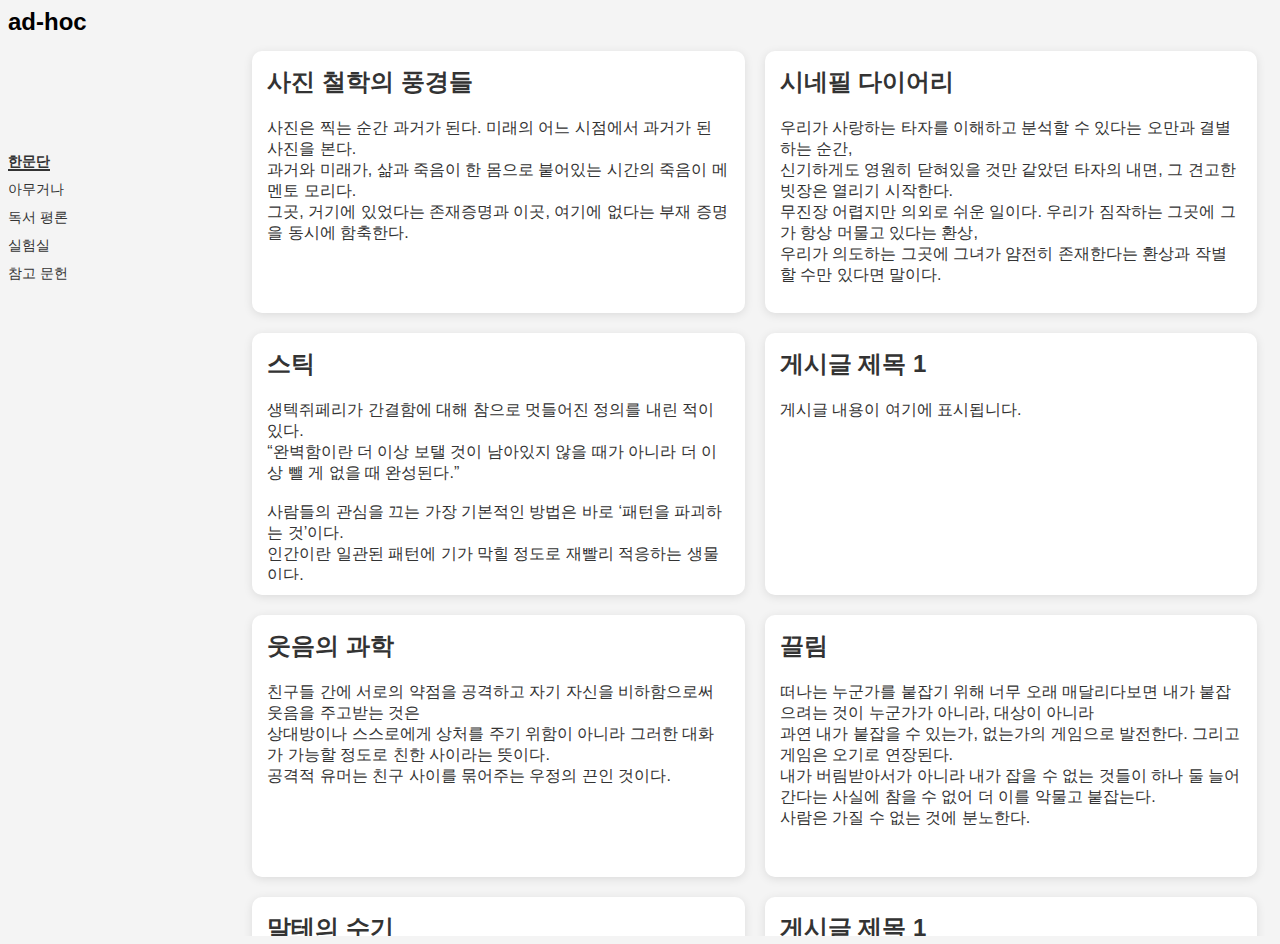
<file: index.html>
<!DOCTYPE html>
<html lang="ko">
<head>
    <meta charset="UTF-8">
    <title>ad - hoc</title>
    <link rel="stylesheet" href="style3.css">
    <script src="sidemenu.js" defer></script>
</head>
<body>
     <div class="site-name">
      <a href="/" title="Home" rel="home">ad-hoc</a>
    </div>
    <div class="container">
        <aside class="sidebar">
            <ul class="nav-links">
                <li><a href="index.html">한문단</a></li>
                <li><a href="page2.html">아무거나</a></li>
                <li><a href="page3.html">독서 평론</a></li>
                <li><a href="Scheduled Events.html">실험실</a></li>
                <li><a href="#">참고 문헌</a></li>
            </ul>
        </aside>


        <main class="content">
            <section class="posts">
                <article class="post">
                    <h2>사진 철학의 풍경들</h2>
                    <p>사진은 찍는 순간 과거가 된다. 미래의 어느 시점에서 과거가 된 사진을 본다.<br>
                        과거와 미래가, 삶과 죽음이 한 몸으로 붙어있는 시간의 죽음이 메멘토 모리다.<br>
                        그곳, 거기에 있었다는 존재증명과 이곳, 여기에 없다는 부재 증명을 동시에 함축한다.</p>
                </article>
                <article class="post">
                    <h2>시네필 다이어리</h2>
                    <p>우리가 사랑하는 타자를 이해하고 분석할 수 있다는 오만과 결별하는 순간,<br>
                        신기하게도 영원히 닫혀있을 것만 같았던 타자의 내면, 그 견고한 빗장은 열리기 시작한다.<br>
                        무진장 어렵지만 의외로 쉬운 일이다. 우리가 짐작하는 그곳에 그가 항상 머물고 있다는 환상,<br>
                        우리가 의도하는 그곳에 그녀가 얌전히 존재한다는 환상과 작별할 수만 있다면 말이다.<br><br><br>
                        인간은 본질적으로 사후적 깨달음의 동물일까.<br>
                        지나간 시간이, 과거의 기억이 ‘소중하다’는 감각은 기억이 생성된 후 꽤 오랜 시간이 흐르고 나서야 지각된다.<br>
                        특히 익숙하고 친밀한 관계일수록 대상의 상실은 더욱 오랜, ‘깨달음을 위한 발효기간’을 요구한다.</p>
                </article>
                <article class="post">
                    <h2>스틱</h2>
                    <p>생텍쥐페리가 간결함에 대해 참으로 멋들어진 정의를 내린 적이 있다.<br>
                        “완벽함이란 더 이상 보탤 것이 남아있지 않을 때가 아니라 더 이상 뺄 게 없을 때 완성된다.”<br><br>
                        사람들의 관심을 끄는 가장 기본적인 방법은 바로 ‘패턴을 파괴하는 것’이다.<br>
                        인간이란 일관된 패턴에 기가 막힐 정도로 재빨리 적응하는 생물이다.<br><br>
                        호기심은 지식의 공백을 느낄 때 발생한다.</p>
                </article>
                <article class="post">
                    <h2>게시글 제목 1</h2>
                    <p>게시글 내용이 여기에 표시됩니다.</p>
                </article>
                <article class="post">
                    <h2>웃음의 과학</h2>
                    <p>친구들 간에 서로의 약점을 공격하고 자기 자신을 비하함으로써 웃음을 주고받는 것은<br>
                        상대방이나 스스로에게 상처를 주기 위함이 아니라 그러한 대화가 가능할 정도로 친한 사이라는 뜻이다.<br>
                        공격적 유머는 친구 사이를 묶어주는 우정의 끈인 것이다.</p>
                </article>
                <article class="post">
                    <h2>끌림</h2>
                    <p>떠나는 누군가를 붙잡기 위해 너무 오래 매달리다보면 내가 붙잡으려는 것이 누군가가 아니라, 대상이 아니라<br>
                        과연 내가 붙잡을 수 있는가, 없는가의 게임으로 발전한다. 그리고 게임은 오기로 연장된다.<br>
                        내가 버림받아서가 아니라 내가 잡을 수 없는 것들이 하나 둘 늘어간다는 사실에 참을 수 없어 더 이를 악물고 붙잡는다.<br>
                        사람은 가질 수 없는 것에 분노한다.</p>
                </article>
                <article class="post">
                    <h2>말테의 수기</h2>
                    <p>게시글 내용이 여기에 표시됩니다.</p>
                </article>
                <article class="post">
                    <h2>게시글 제목 1</h2>
                    <p>게시글 내용이 여기에 표시됩니다.</p>
                </article>
                <article class="post">
                    <h2>게시글 제목 1</h2>
                    <p>게시글 내용이 여기에 표시됩니다.</p>
                </article>
                <article class="post">
                    <h2>게시글 제목 1</h2>
                    <p>게시글 내용이 여기에 표시됩니다.</p>
                </article>
                <!-- 추가 게시글 -->
            </section>
        </main>
    </div>
</body>
</html>
</file>
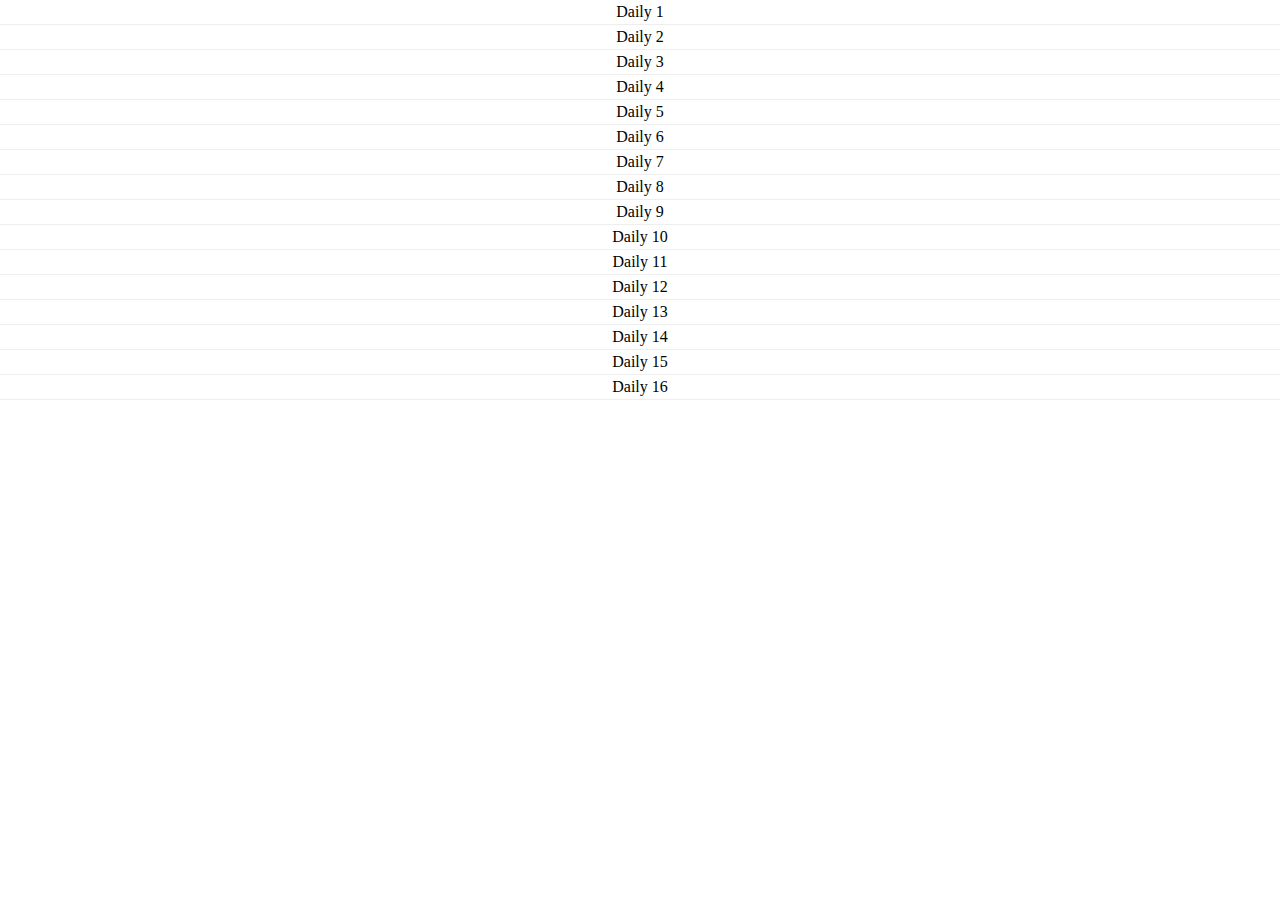
<file: Daily.html>
<!DOCTYPE html>
<html lang="en">
<head>
    <meta charset="UTF-8">
    <meta name="viewport" content="width=device-width, initial-scale=1.0">
    <title>Daily Events</title>
    <style>
        body {
            margin: 0;
            display: flex;
            flex-direction: column;
            height: 400px;
            font-size: 16px;
        }

        .row {
            flex: 1;
            display: flex;
            align-items: center;
            justify-content: center;
            border-bottom: 1px solid #eee;
        }
    </style>
</head>
<body>
    <div class="row">Daily 1</div>
    <div class="row">Daily 2</div>
    <div class="row">Daily 3</div>
    <div class="row">Daily 4</div>
    <div class="row">Daily 5</div>
    <div class="row">Daily 6</div>
    <div class="row">Daily 7</div>
    <div class="row">Daily 8</div>
    <div class="row">Daily 9</div>
    <div class="row">Daily 10</div>
    <div class="row">Daily 11</div>
    <div class="row">Daily 12</div>
    <div class="row">Daily 13</div>
    <div class="row">Daily 14</div>
    <div class="row">Daily 15</div>
    <div class="row">Daily 16</div>
</body>
</html>
</file>
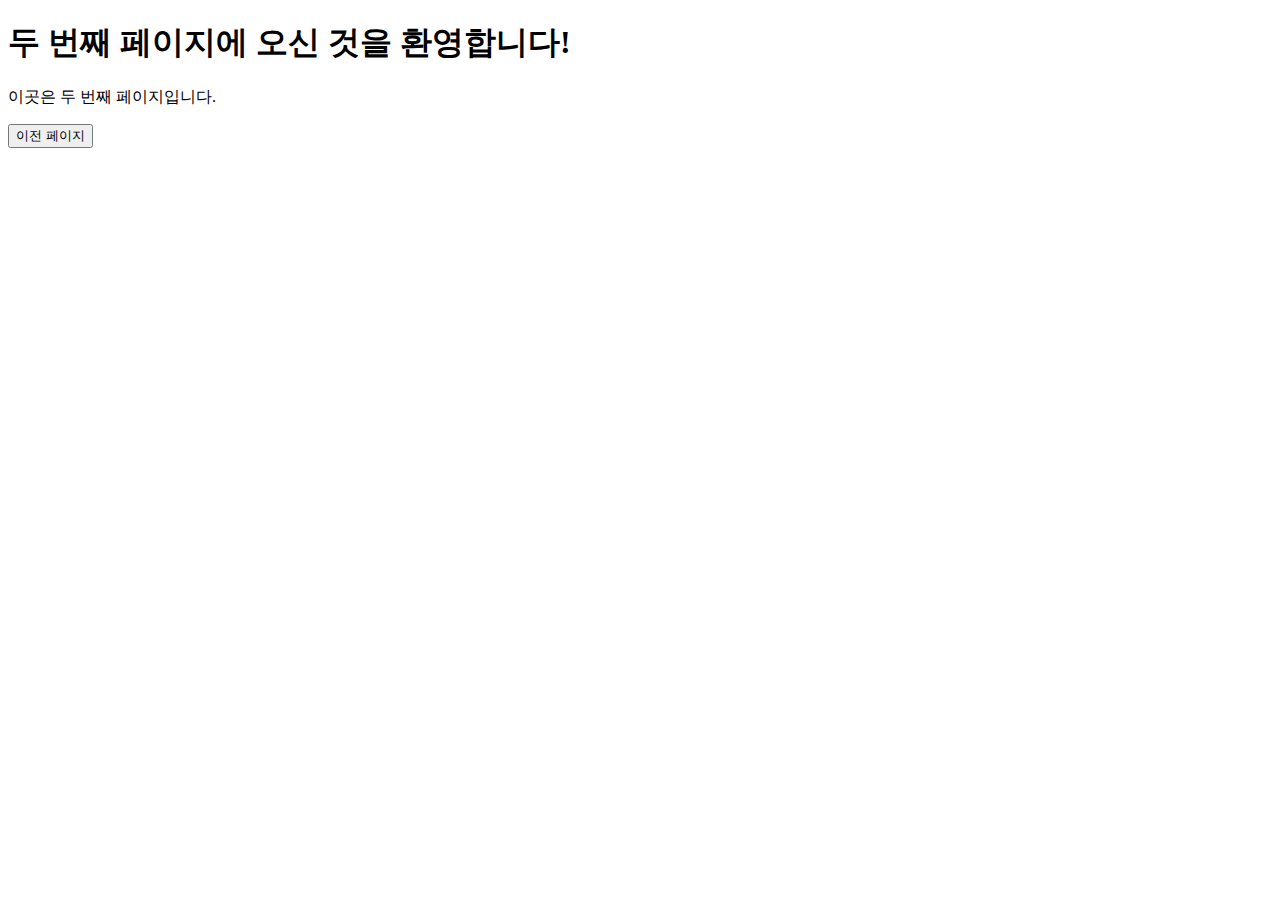
<file: hello world.html>
<!DOCTYPE html>
<html lang="ko">
<head>
    <meta charset="UTF-8">
    <meta name="viewport" content="width=device-width, initial-scale=1.0">
    <title>두 번째 페이지</title>
</head>
<body>
    <h1>두 번째 페이지에 오신 것을 환영합니다!</h1>
    <p>이곳은 두 번째 페이지입니다.</p>

    <button onclick="location.href='index.html'">이전 페이지</button>
</body>
</html>
</file>
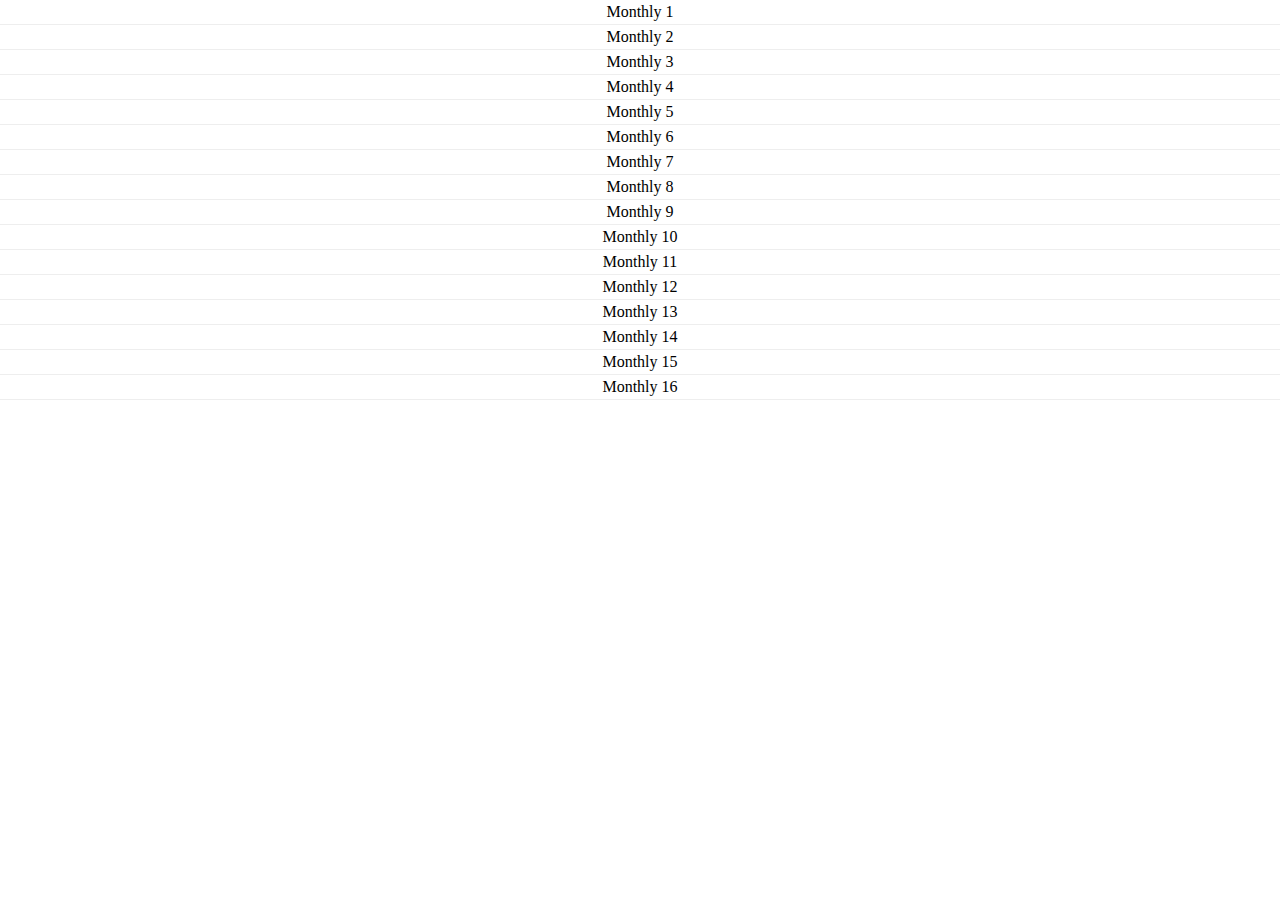
<file: Monthly.html>
<!DOCTYPE html>
<html lang="en">
<head>
    <meta charset="UTF-8">
    <meta name="viewport" content="width=device-width, initial-scale=1.0">
    <title>Monthly Events</title>
    <style>
        body {
            margin: 0;
            display: flex;
            flex-direction: column;
            height: 400px;
            font-size: 16px;
        }

        .row {
            flex: 1;
            display: flex;
            align-items: center;
            justify-content: center;
            border-bottom: 1px solid #eee;
        }
    </style>
</head>
<body>
    <div class="row">Monthly 1</div>
    <div class="row">Monthly 2</div>
    <div class="row">Monthly 3</div>
    <div class="row">Monthly 4</div>
    <div class="row">Monthly 5</div>
    <div class="row">Monthly 6</div>
    <div class="row">Monthly 7</div>
    <div class="row">Monthly 8</div>
    <div class="row">Monthly 9</div>
    <div class="row">Monthly 10</div>
    <div class="row">Monthly 11</div>
    <div class="row">Monthly 12</div>
    <div class="row">Monthly 13</div>
    <div class="row">Monthly 14</div>
    <div class="row">Monthly 15</div>
    <div class="row">Monthly 16</div>
</body>
</html>
</file>
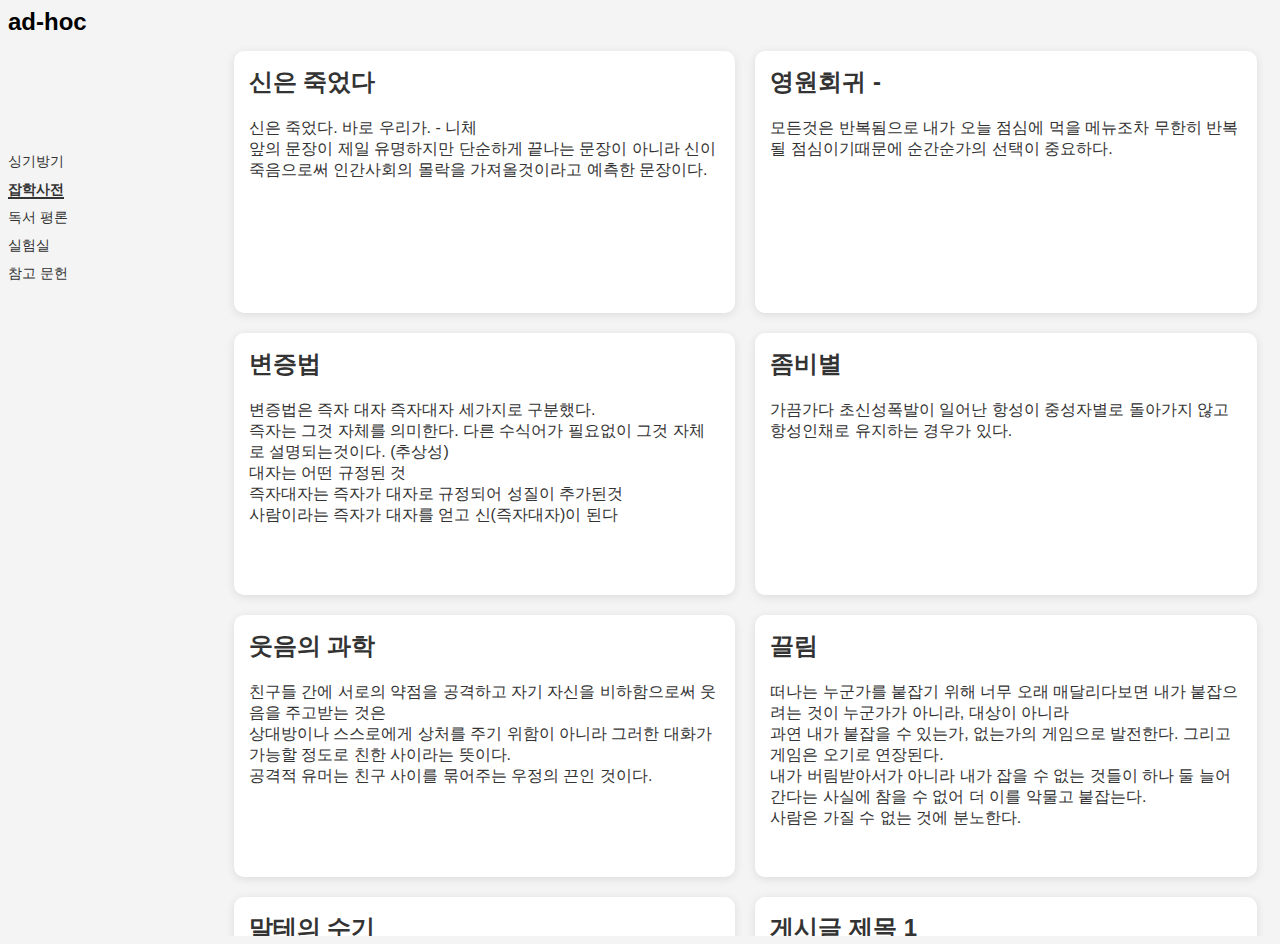
<file: page2.html>
<!DOCTYPE html>
<html lang="ko">
<head>
    <meta charset="UTF-8">
    <title>ad - hoc</title>
    <link rel="stylesheet" href="style3.css">
    <script src="sidemenu.js" defer></script>
</head>
<body>
     <div class="site-name">
      <a href="/" title="Home" rel="home">ad-hoc</a>
    </div>
    <div class="container">
        <aside class="sidebar">
            <ul class="nav-links">
                <li><a href="index.html">싱기방기</a></li>
                <li><a href="page2.html">잡학사전</a></li>
                <li><a href="page3.html">독서 평론</a></li>
                <li><a href="Scheduled Events.html">실험실</a></li>
                <li><a href="#">참고 문헌</a></li>
            </ul>
        </aside>


        <main class="content">
            <section class="posts">
                <article class="post">
                    <h2>신은 죽었다</h2>
                    <p>신은 죽었다. 바로 우리가. - 니체<br>
                    앞의 문장이 제일 유명하지만 단순하게 끝나는 문장이 아니라 신이 죽음으로써 인간사회의 몰락을 가져올것이라고 예측한 문장이다.</p>
                </article>
                <article class="post">
                    <h2>영원회귀 - </h2>
                    <p>모든것은 반복됨으로 내가 오늘 점심에 먹을 메뉴조차 무한히 반복될 점심이기때문에 순간순가의 선택이 중요하다.</p>
                </article>
                <article class="post">
                    <h2>변증법</h2>
                    <p>변증법은 즉자 대자 즉자대자 세가지로 구분했다.<br>
                        즉자는 그것 자체를 의미한다. 다른 수식어가 필요없이 그것 자체로 설명되는것이다. (추상성)<br>
                        대자는 어떤 규정된 것 <br>
                        즉자대자는 즉자가 대자로 규정되어 성질이 추가된것<br>
                        사람이라는 즉자가 대자를 얻고 신(즉자대자)이 된다
                    </p>
                </article>
                <article class="post">
                    <h2>좀비별</h2>
                    <p>가끔가다 초신성폭발이 일어난 항성이 중성자별로 돌아가지 않고 항성인채로 유지하는 경우가 있다.</p>
                </article>
                <article class="post">
                    <h2>웃음의 과학</h2>
                    <p>친구들 간에 서로의 약점을 공격하고 자기 자신을 비하함으로써 웃음을 주고받는 것은<br>
                        상대방이나 스스로에게 상처를 주기 위함이 아니라 그러한 대화가 가능할 정도로 친한 사이라는 뜻이다.<br>
                        공격적 유머는 친구 사이를 묶어주는 우정의 끈인 것이다.</p>
                </article>
                <article class="post">
                    <h2>끌림</h2>
                    <p>떠나는 누군가를 붙잡기 위해 너무 오래 매달리다보면 내가 붙잡으려는 것이 누군가가 아니라, 대상이 아니라<br>
                        과연 내가 붙잡을 수 있는가, 없는가의 게임으로 발전한다. 그리고 게임은 오기로 연장된다.<br>
                        내가 버림받아서가 아니라 내가 잡을 수 없는 것들이 하나 둘 늘어간다는 사실에 참을 수 없어 더 이를 악물고 붙잡는다.<br>
                        사람은 가질 수 없는 것에 분노한다.</p>
                </article>
                <article class="post">
                    <h2>말테의 수기</h2>
                    <p>게시글 내용이 여기에 표시됩니다.</p>
                </article>
                <article class="post">
                    <h2>게시글 제목 1</h2>
                    <p>게시글 내용이 여기에 표시됩니다.</p>
                </article>
                <article class="post">
                    <h2>게시글 제목 1</h2>
                    <p>게시글 내용이 여기에 표시됩니다.</p>
                </article>
                <article class="post">
                    <h2>게시글 제목 1</h2>
                    <p>게시글 내용이 여기에 표시됩니다.</p>
                </article>
                <!-- 추가 게시글 -->
            </section>
        </main>
    </div>
</body>
</html>
</file>
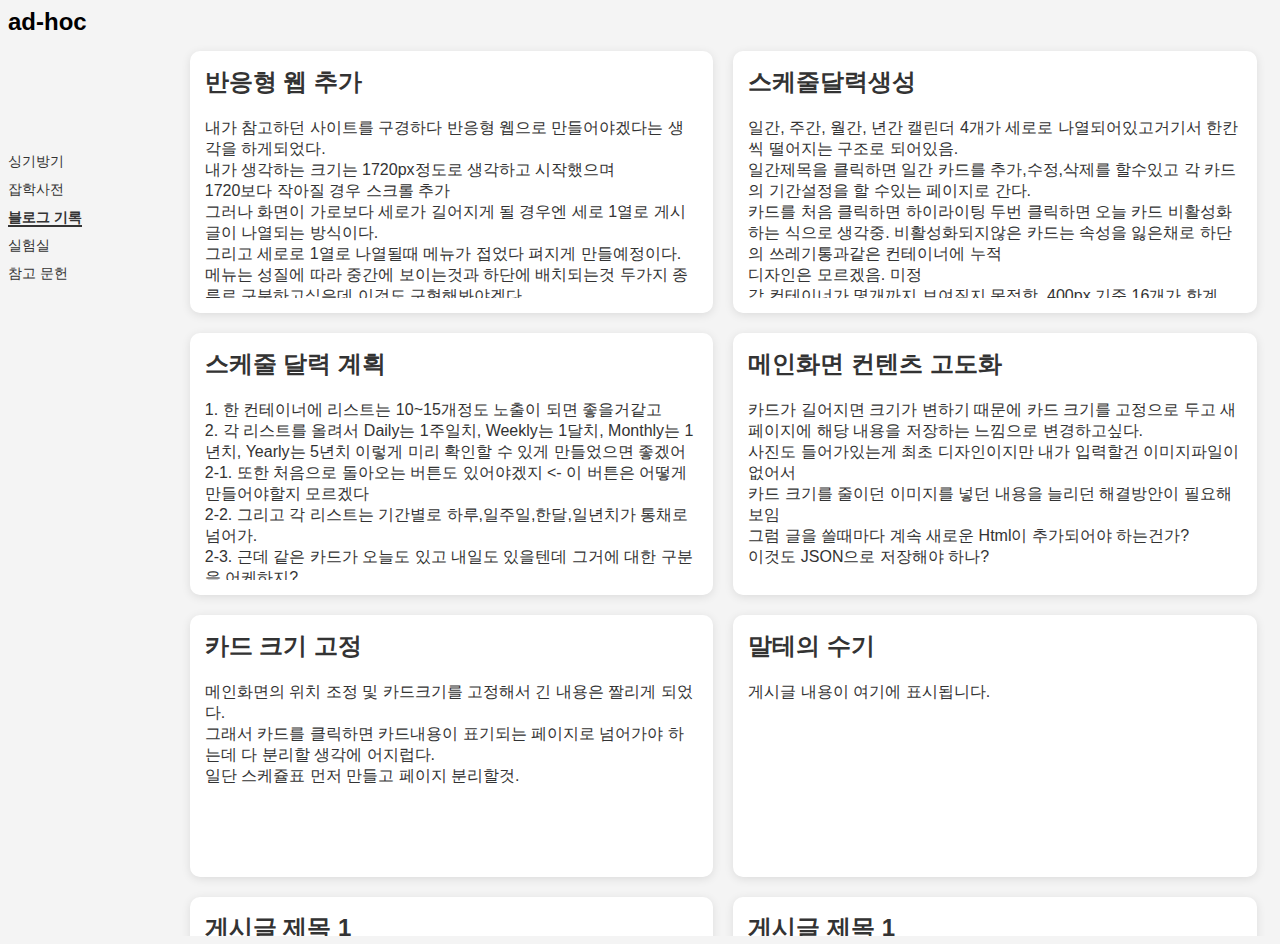
<file: page3.html>
<!DOCTYPE html>
<html lang="ko">
<head>
    <meta charset="UTF-8">
    <link rel="stylesheet" href="style3.css">
    <script src="sidemenu.js" defer></script>
</head>
<body>
    <div class="site-name">
      <a href="/" title="Home" rel="home">ad-hoc</a>
    </div>
    <div class="container">
        <aside class="sidebar">
            <ul class="nav-links">
                <li><a href="index.html">싱기방기</a></li>
                <li><a href="page2.html">잡학사전</a></li>
                <li><a href="page3.html">블로그 기록</a></li>
                <li><a href="Scheduled Events.html">실험실</a></li>
                <li><a href="#">참고 문헌</a></li>
            </ul>
        </aside>


        <main class="content">
            <section class="posts">
                <article class="post">
                    <h2>반응형 웹 추가</h2>
                    <p>내가 참고하던 사이트를 구경하다 반응형 웹으로 만들어야겠다는 생각을 하게되었다.<br>
                       내가 생각하는 크기는 1720px정도로 생각하고 시작했으며<br>
                       1720보다 작아질 경우 스크롤 추가<br>
                       그러나 화면이 가로보다 세로가 길어지게 될 경우엔 세로 1열로 게시글이 나열되는 방식이다.<br>
                       그리고 세로로 1열로 나열될때 메뉴가 접었다 펴지게 만들예정이다.<br>
                       메뉴는 성질에 따라 중간에 보이는것과 하단에 배치되는것 두가지 종류로 구분하고싶은데 이것도 구현해봐야겠다.
                    </p>
                </article>
                <article class="post">
                    <h2>스케줄달력생성</h2></h2>
                    <p>일간, 주간, 월간, 년간 캘린더 4개가 세로로 나열되어있고거기서 한칸씩 떨어지는 구조로 되어있음.<br>
                       일간제목을 클릭하면 일간 카드를 추가,수정,삭제를 할수있고 각 카드의 기간설정을 할 수있는 페이지로 간다.<br>
                       카드를 처음 클릭하면 하이라이팅 두번 클릭하면 오늘 카드 비활성화 하는 식으로 생각중. 비활성화되지않은 카드는 속성을 잃은채로 하단의 쓰레기통과같은 컨테이너에 누적<br>
                       디자인은 모르겠음. 미정<br>
                       각 컨테이너가 몇개까지 보여질지 못정함. 400px 기준 16개가 한계</p>
                </article>
                <article class="post">
                    <h2>스케줄 달력 계획</h2>
                    <p>1. 한 컨테이너에 리스트는 10~15개정도 노출이 되면 좋을거같고<br>
                        2. 각 리스트를 올려서 Daily는 1주일치, Weekly는 1달치, Monthly는 1년치, Yearly는 5년치 이렇게 미리 확인할 수 있게 만들었으면 좋겠어<br>
                          2-1. 또한 처음으로 돌아오는 버튼도 있어야겠지 <- 이 버튼은 어떻게 만들어야할지 모르겠다<br>
                          2-2. 그리고 각 리스트는 기간별로 하루,일주일,한달,일년치가 통채로 넘어가.<br>
                          2-3. 근데 같은 카드가 오늘도 있고 내일도 있을텐데 그거에 대한 구분을 어케하지?<br>
                           2-3-1. 처리됨 상태는 활성화중인 기간 외엔 적용되지 않게 하면 되지 않을까?<br>
                        3. 처리되지않은 리스트는 아래 밀린 목록으로 넘어가게 된다<br>
                          3-1. 이름은 The Shelf 라는 이름.<br>
                          3-2. 카드를 미뤄서 내일 처리하는거보다 The Shelf로 이동하게 만드는게 좋아보임. <br>
                        4. 여기에 있는 리스트들은 내가 추가, 수정, 삭제, 비활성화, 등의 작업을 할거기 때문에 Html코드에 넣는것은 잘못되었고<br>
                        5. 따로 DB처럼 페이지를 숨겨놓고 거기서 작업을 해야할지 고민중<br>
                          5-1. 여기서 글 추가 수정 삭제 기능을 만들어놓고 1에서 보여지게끔<br>
                          5-2. 원래 DB는 달력기능이 필요하지 않을까 해서 구상했던건데<br>
                            -> JSON으로 저장 후 자바스크립트로 읽는 방법으로 변경<br>
                        그럼 저장해야할 데이터 정리<br>
                        Scheduled Events <br>
                        0. 순번도 필요할까..?<br>
                        1. 기간 =Daily, Weekly, Monthly, Yearly<br>
                        2. 할일 = 해야 할 일을 한글로 적을것( 카드길이에 따라 적정 길이로 수정예정)<br>
                        3. 주기 = 매주 수요일에 해야하는 일이면 Daily에 수요일마다 체크되게끔<br>
                         3-1. 그럼 요일 정보도 알고있어야 하는데 월~일을 1~7로 표현하고 수요일은 3정도로 표현하면 되나? 매일매일은 1,2,3,4,5,6,7 이렇게 표현하고 간단하게 all 이렇게 할까 아무튼<br>
                        4. 상태 = 활성화 비활성화 상태 추가 O/X 또는 Y/N 가 제일 직관적<br>
                        5. 처리됨 상태 - 이건 On Hold 라는 이름으로 사용예정 <br>
                         5-1. 이번주 할일 처리를 해서 리스트에서 제외될때 사용 다음 주기때 다시 사용됨<br>
                         5-2. 처리됨 상태는 매일/매주/매달/매년 넘어갈 때 마다 초기화 되어야함<br>
                    </p>
                </article>
                <article class="post">
                    <h2>메인화면 컨텐츠 고도화</h2>
                    <p>카드가 길어지면 크기가 변하기 때문에 카드 크기를 고정으로 두고 새 페이지에 해당 내용을 저장하는 느낌으로 변경하고싶다.<br>
                        사진도 들어가있는게 최초 디자인이지만 내가 입력할건 이미지파일이 없어서<br>
                        카드 크기를 줄이던 이미지를 넣던 내용을 늘리던 해결방안이 필요해보임<br>
                        그럼 글을 쓸때마다 계속 새로운 Html이 추가되어야 하는건가?<br>
                        이것도 JSON으로 저장해야 하나?</p>
                </article>
                <article class="post">
                    <h2>카드 크기 고정</h2>
                    <p>메인화면의 위치 조정 및 카드크기를 고정해서 긴 내용은 짤리게 되었다.<br>
                        그래서 카드를 클릭하면 카드내용이 표기되는 페이지로 넘어가야 하는데 다 분리할 생각에 어지럽다.<br>
                        일단 스케쥴표 먼저 만들고 페이지 분리할것.</p>
                </article>
                <article class="post">
                    <h2>말테의 수기</h2>
                    <p>게시글 내용이 여기에 표시됩니다.</p>
                </article>
                <article class="post">
                    <h2>게시글 제목 1</h2>
                    <p>게시글 내용이 여기에 표시됩니다.</p>
                </article>
                <article class="post">
                    <h2>게시글 제목 1</h2>
                    <p>게시글 내용이 여기에 표시됩니다.</p>
                </article>
                <article class="post">
                    <h2>게시글 제목 1</h2>
                    <p>게시글 내용이 여기에 표시됩니다.</p>
                </article>
                <!-- 추가 게시글 -->
            </section>
        </main>
    </div>
</body>
</html>
</file>
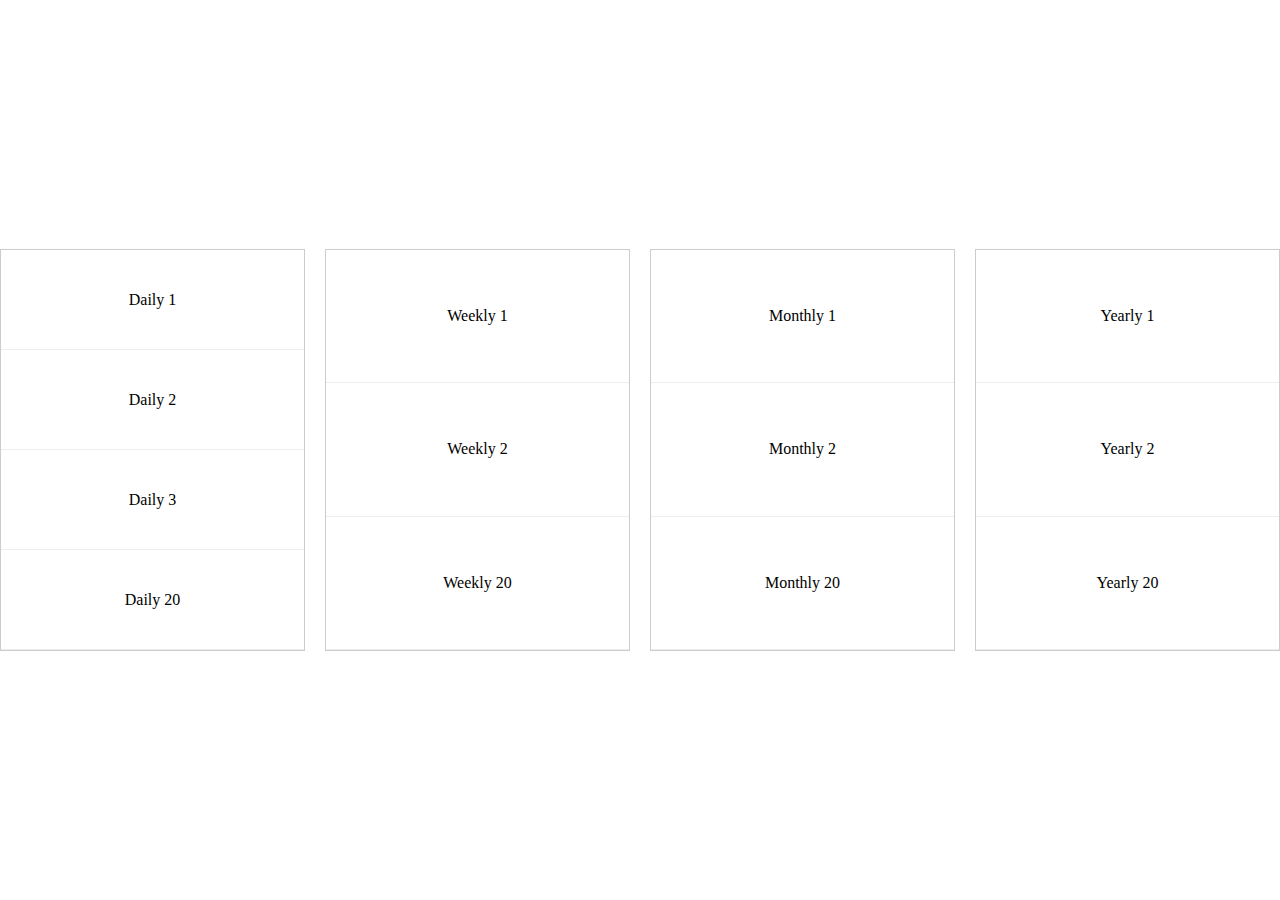
<file: page4.html>
<!DOCTYPE html>
<html lang="en">
<head>
    <meta charset="UTF-8">
    <meta name="viewport" content="width=device-width, initial-scale=1.0">
    <title>Scheduled Events</title>
    <style>
        /* 전체 화면 설정 */
        body {
            display: flex;
            justify-content: center;
            align-items: center;
            height: 100vh;
            margin: 0;
            font-size: 16px;
        }
        
        /* 화면 크기 제한 */
        .container-wrapper {
            width: 1720px;
            display: flex;
            gap: 20px;
        }
        
        /* 각 컨테이너 기본 스타일 */
        .container {
            flex: 1; /* 균등 분배 */
            height: 400px;
            overflow: hidden;
            border: 1px solid #ccc;
            display: flex;
            flex-direction: column;
        }
        
        /* 각 컨테이너 내의 행 스타일 */
        .row {
            flex: 1;
            display: flex;
            align-items: center;
            justify-content: center;
            border-bottom: 1px solid #eee;
        }
    </style>
</head>
<body>
    <div class="container-wrapper">
        <div class="container" id="daily">
            <!-- 20개의 행 추가 -->
            <div class="row">Daily 1</div>
            <div class="row">Daily 2</div>
            <div class="row">Daily 3</div>
            <!-- 행 4~19 생략 -->
            <div class="row">Daily 20</div>
        </div>

        <div class="container" id="weekly">
            <!-- 20개의 행 추가 -->
            <div class="row">Weekly 1</div>
            <div class="row">Weekly 2</div>
            <!-- 행 3~19 생략 -->
            <div class="row">Weekly 20</div>
        </div>

        <div class="container" id="monthly">
            <!-- 20개의 행 추가 -->
            <div class="row">Monthly 1</div>
            <div class="row">Monthly 2</div>
            <!-- 행 3~19 생략 -->
            <div class="row">Monthly 20</div>
        </div>

        <div class="container" id="yearly">
            <!-- 20개의 행 추가 -->
            <div class="row">Yearly 1</div>
            <div class="row">Yearly 2</div>
            <!-- 행 3~19 생략 -->
            <div class="row">Yearly 20</div>
        </div>
    </div>
</body>
</html>
</file>
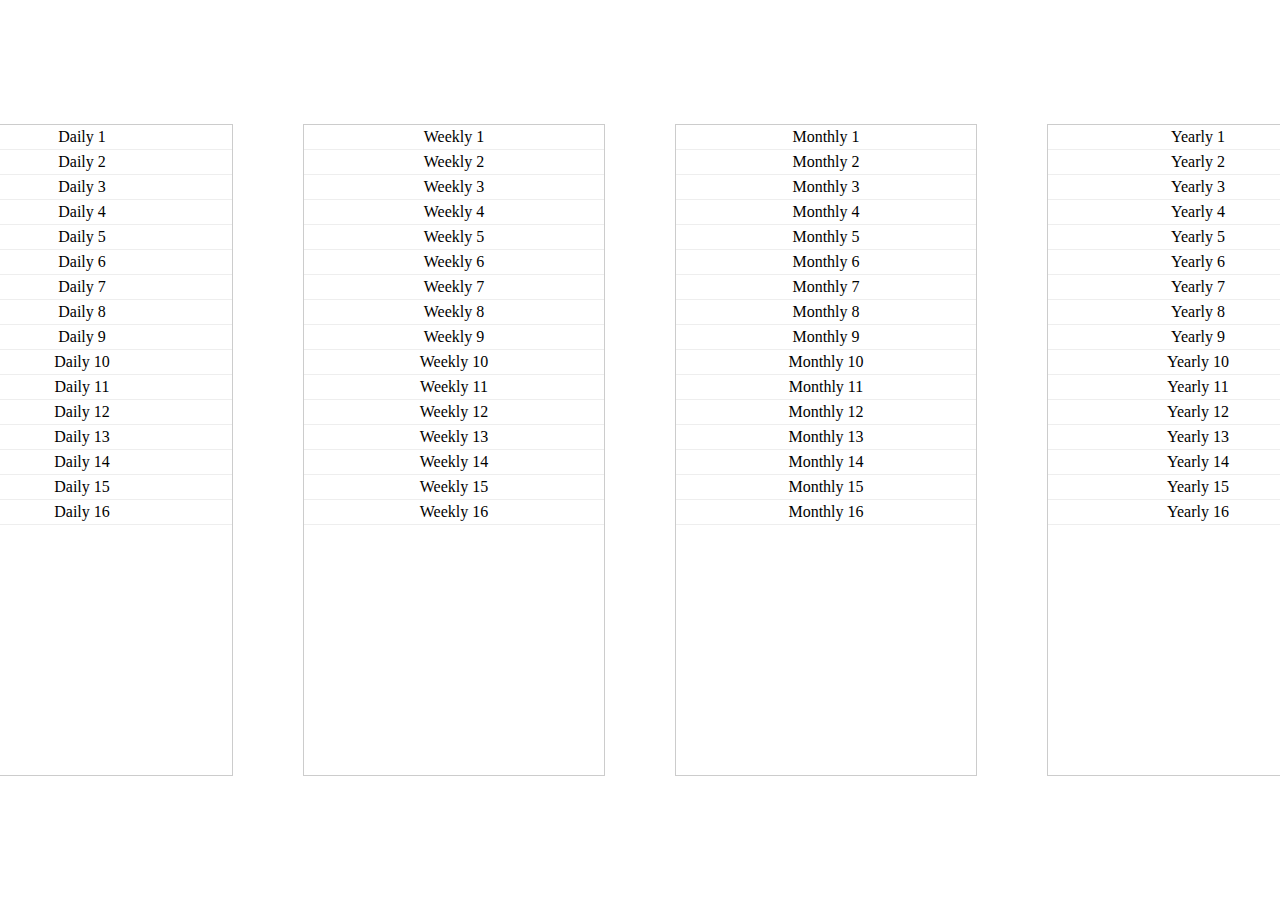
<file: Scheduled Events.html>
<!DOCTYPE html>
<html lang="en">
<head>
    <meta charset="UTF-8">
    <meta name="viewport" content="width=device-width, initial-scale=1.0">
    <title>Scheduled Events</title>
    <style>
        body {
            display: flex;
            justify-content: center;
            align-items: center;
            height: 100vh;
            margin: 0;
            font-size: 16px;
        }

        .container-wrapper {
            width: 1720px;
            display: flex;
            gap: 70px; /* 컨테이너 사이 여백을 70px로 설정 */
        }

        /* iframe 크기 조정 */
        .container-frame {
            flex: 1;
            height: 650px;
            border: 1px solid #ccc;
        }
    </style>
</head>
<body>
    <div class="container-wrapper">
        <iframe class="container-frame" src="Daily.html"></iframe>
        <iframe class="container-frame" src="Weekly.html"></iframe>
        <iframe class="container-frame" src="Monthly.html"></iframe>
        <iframe class="container-frame" src="Yearly.html"></iframe>
    </div>
</body>
</html>
</file>
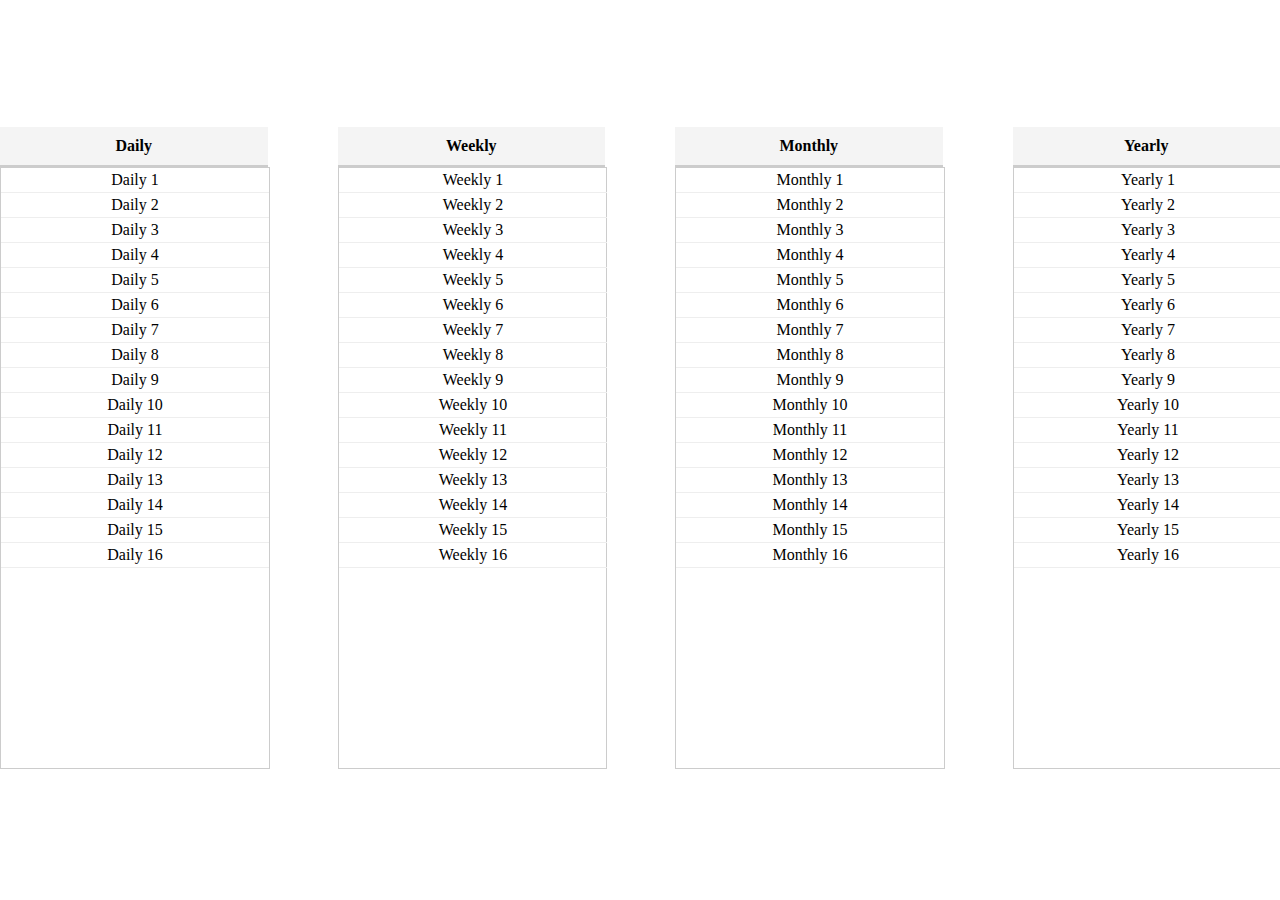
<file: test.html>
<!DOCTYPE html>
<html lang="en">
<head>
    <meta charset="UTF-8">
    <meta name="viewport" content="width=device-width, initial-scale=1.0">
    <title>Main Conveyor Page</title>
    <style>
        body {
            display: flex;
            justify-content: center;
            align-items: center;
            height: 100vh;
            margin: 0;
            font-size: 16px;
        }

        .container-wrapper {
            width: 1720px;
            display: flex;
            gap: 70px; /* 컨테이너 사이 여백을 70px로 설정 */
        }

        /* 컨테이너 감싸는 div */
        .container {
            flex: 1;
            height: 600px
            display: flex;
            flex-direction: column;
        }

        /* 제목 스타일 */
        .title {
            text-align: center;
            font-weight: bold;
            padding: 10px;
            background-color: #f4f4f4;
            border-bottom: 2px solid #ccc;
        }

        /* iframe 크기 조정 */
        .container-frame {
            width: 100%;
            flex: 1;
            height: 600px; /* 세로 길이를 600px로 설정 */
            border: 1px solid #ccc;
        }
    </style>
</head>
<body>
    <div class="container-wrapper">
        <!-- Daily 컨테이너 -->
        <div class="container">
            <div class="title">Daily</div>
            <iframe class="container-frame" src="Daily.html"></iframe>
        </div>

        <!-- Weekly 컨테이너 -->
        <div class="container">
            <div class="title">Weekly</div>
            <iframe class="container-frame" src="Weekly.html"></iframe>
        </div>

        <!-- Monthly 컨테이너 -->
        <div class="container">
            <div class="title">Monthly</div>
            <iframe class="container-frame" src="Monthly.html"></iframe>
        </div>

        <!-- Yearly 컨테이너 -->
        <div class="container">
            <div class="title">Yearly</div>
            <iframe class="container-frame" src="Yearly.html"></iframe>
        </div>
    </div>
</body>
</html>
</file>
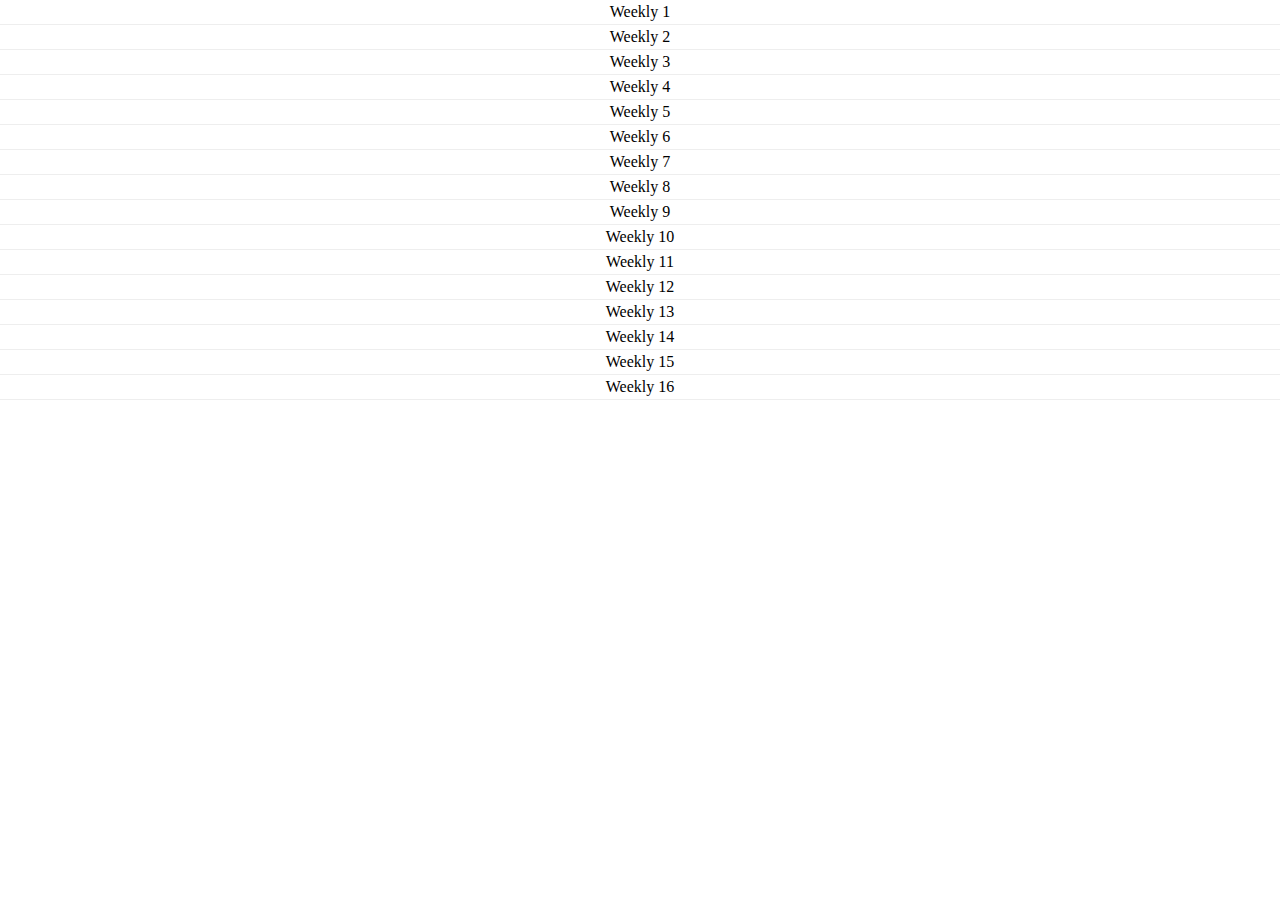
<file: Weekly.html>
<!DOCTYPE html>
<html lang="en">
<head>
    <meta charset="UTF-8">
    <meta name="viewport" content="width=device-width, initial-scale=1.0">
    <title>Weekly Events</title>
    <style>
        body {
            margin: 0;
            display: flex;
            flex-direction: column;
            height: 400px;
            font-size: 16px;
        }

        .row {
            flex: 1;
            display: flex;
            align-items: center;
            justify-content: center;
            border-bottom: 1px solid #eee;
        }
    </style>
</head>
<body>
    <div class="row">Weekly 1</div>
    <div class="row">Weekly 2</div>
    <div class="row">Weekly 3</div>
    <div class="row">Weekly 4</div>
    <div class="row">Weekly 5</div>
    <div class="row">Weekly 6</div>
    <div class="row">Weekly 7</div>
    <div class="row">Weekly 8</div>
    <div class="row">Weekly 9</div>
    <div class="row">Weekly 10</div>
    <div class="row">Weekly 11</div>
    <div class="row">Weekly 12</div>
    <div class="row">Weekly 13</div>
    <div class="row">Weekly 14</div>
    <div class="row">Weekly 15</div>
    <div class="row">Weekly 16</div>
</body>
</html>
</file>
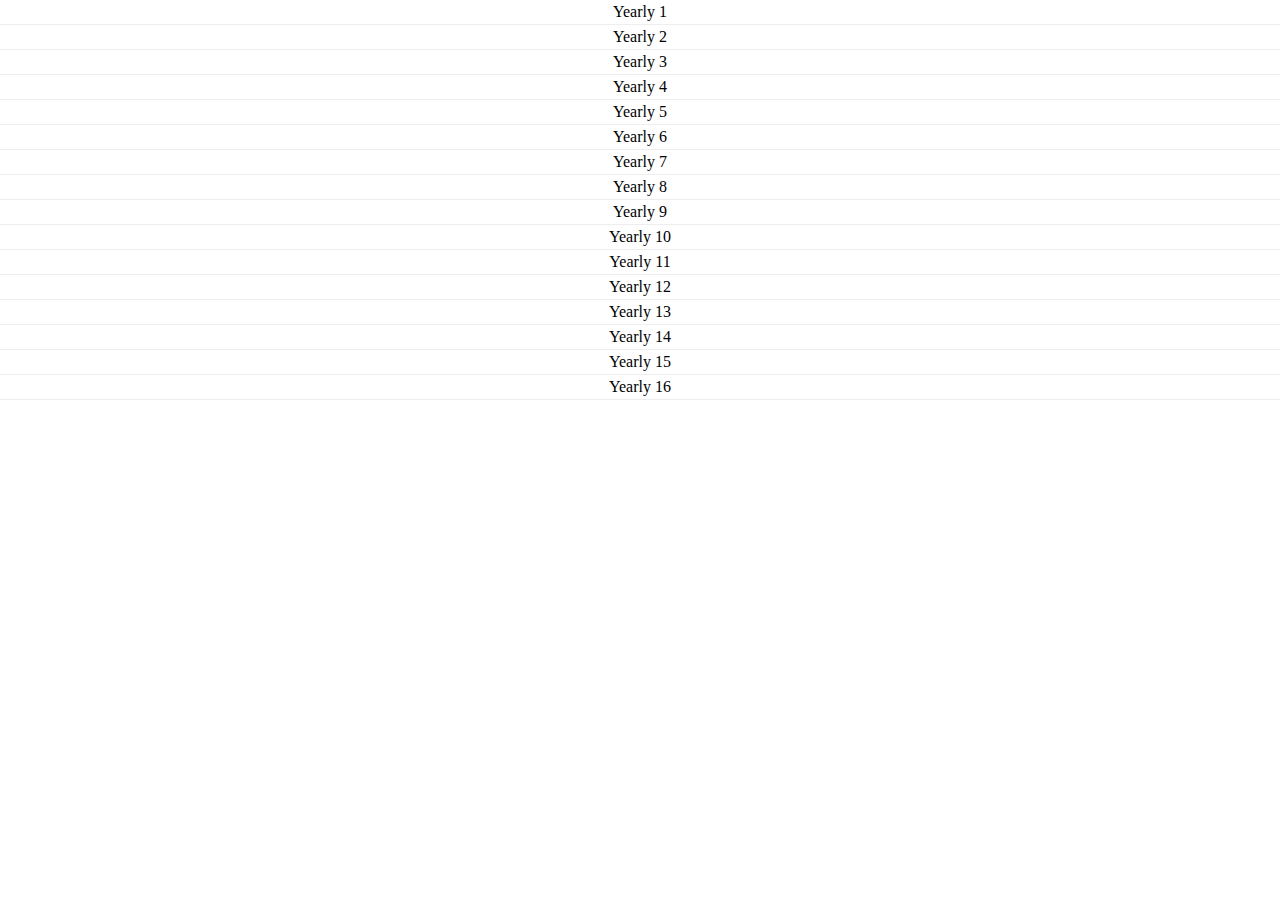
<file: Yearly.html>
<!DOCTYPE html>
<html lang="en">
<head>
    <meta charset="UTF-8">
    <meta name="viewport" content="width=device-width, initial-scale=1.0">
    <title>Yearly Events</title>
    <style>
        body {
            margin: 0;
            display: flex;
            flex-direction: column;
            height: 400px;
            font-size: 16px;
        }

        .row {
            flex: 1;
            display: flex;
            align-items: center;
            justify-content: center;
            border-bottom: 1px solid #eee;
        }
    </style>
</head>
<body>
    <div class="row">Yearly 1</div>
    <div class="row">Yearly 2</div>
    <div class="row">Yearly 3</div>
    <div class="row">Yearly 4</div>
    <div class="row">Yearly 5</div>
    <div class="row">Yearly 6</div>
    <div class="row">Yearly 7</div>
    <div class="row">Yearly 8</div>
    <div class="row">Yearly 9</div>
    <div class="row">Yearly 10</div>
    <div class="row">Yearly 11</div>
    <div class="row">Yearly 12</div>
    <div class="row">Yearly 13</div>
    <div class="row">Yearly 14</div>
    <div class="row">Yearly 15</div>
    <div class="row">Yearly 16</div>
</body>
</html>
</file>
<file: style3.css>
/* 전체 스타일 */
body {
    max-width: 1720px
    margin: 0;
    padding: 0;
    font-family: 'Arial', sans-serif;
    background: #f4f4f4;
    color: #333;
}

.site-name {
    padding: 0 110px; /* 좌우에 200px 여백 추가 */
    width: 400px; /* 사이드바의 너비 */
    font-size: 24px; /* 글자 크기 설정 */
    font-weight: 600;
}

.site-name a {
    text-decoration: none;
    color: black;
}

.site-name a:visited,
.site-name a:hover,
.site-name a:focus,
.site-name a:active {
    text-decoration: none;
}

/* 컨테이너 레이아웃 */
.container {
    display: flex;
    height: 100vh; /* 전체 화면 높이를 채우기 */
    padding: 0 100px; /* 좌우에 200px 여백 추가 */
}

/* 사이드바 스타일 */
.sidebar {
    background: #f4f4f4;
    color: #333;
    width: 400px; /* 사이드바의 너비 */
    padding-top: 100px;
    box-sizing: border-box;
}

.sidebar .nav-links {
    list-style: none;
    padding: 0;
}

.sidebar .nav-links li {
    margin: 9px 0;
}

.sidebar .nav-links li a {
    color: #333;
    text-decoration: none;
    font-size: 14px;
    cursor: pointer;
    transition: 0.5s;
    border-bottom: 2px solid transparent; /* 기본 밑줄을 투명하게 설정 */
}

.sidebar .nav-links li a:hover {
    transform: scale(1.1, 1.1);
}

.sidebar .nav-links li a.active {
    font-weight: bold; /* 강조 효과 */
    border-bottom: 2px solid #333; /* 클릭한 항목의 밑줄 */
    color: #333; /* 색상 변경 */
}

/* 메인 콘텐츠 스타일 */
.content {
    top: 0px
    flex: 1;
    padding: 15px;
    box-sizing: border-box;
    overflow-y: auto;
}

/* 게시글 스타일 (2열 그리드 설정) */
.posts {
    display: grid; /* CSS Grid를 사용하여 2열 레이아웃을 만듭니다 */
    grid-template-columns: repeat(2, 1fr); /* 2열로 나열, 각 열의 너비를 동일하게 설정 */
    gap: 20px;
}

.post {
    background: #fff;
    padding: 15px;
    border-radius: 10px;
    box-shadow: 0 2px 10px rgba(0, 0, 0, 0.1);
    overflow-y: auto;
}

.post h2 {
    margin-top: 0;
}

.post p {
    height: 180px;
    margin-bottom: 0;
    overflow: hidden;
}

/* 1720px 이하 화면에서는 여백과 레이아웃 조정 */
@media (max-width: 1720px) {
    .container {
        padding: 0 0px; /* 좌우 여백 축소 */
    }

    .site-name {
        padding: 0 0px;
        font-size: 24px; /* 글자 크기 조정 */
    }
}

/* 1200px 이하 화면에서는 여백을 더 축소하고, 글꼴 크기와 레이아웃 조정 */
@media (max-width: 1200px) {
    .container {
        padding: 0 50px; /* 좌우 여백 축소 */
    }

    .site-name {
        padding: 0 80px;
        font-size: 20px; /* 글자 크기 조정 */
    }

    .sidebar {
        width: 30%; /* 사이드바 너비 조정 */
    }
}

/* 가로가 세로보다 짧아질 때(즉, 세로가 더 긴 경우) 1열로 변경 */
@media (max-aspect-ratio: 1/1) {
    .posts {
        grid-template-columns: 1fr; /* 1열 그리드 */
    }

    .container {
        flex-direction: column; /* 상하로 정렬 */
    }

    .sidebar {
        width: 100%; /* 사이드바도 전체 너비로 */
        margin-bottom: 20px;
    }
}
</file>
